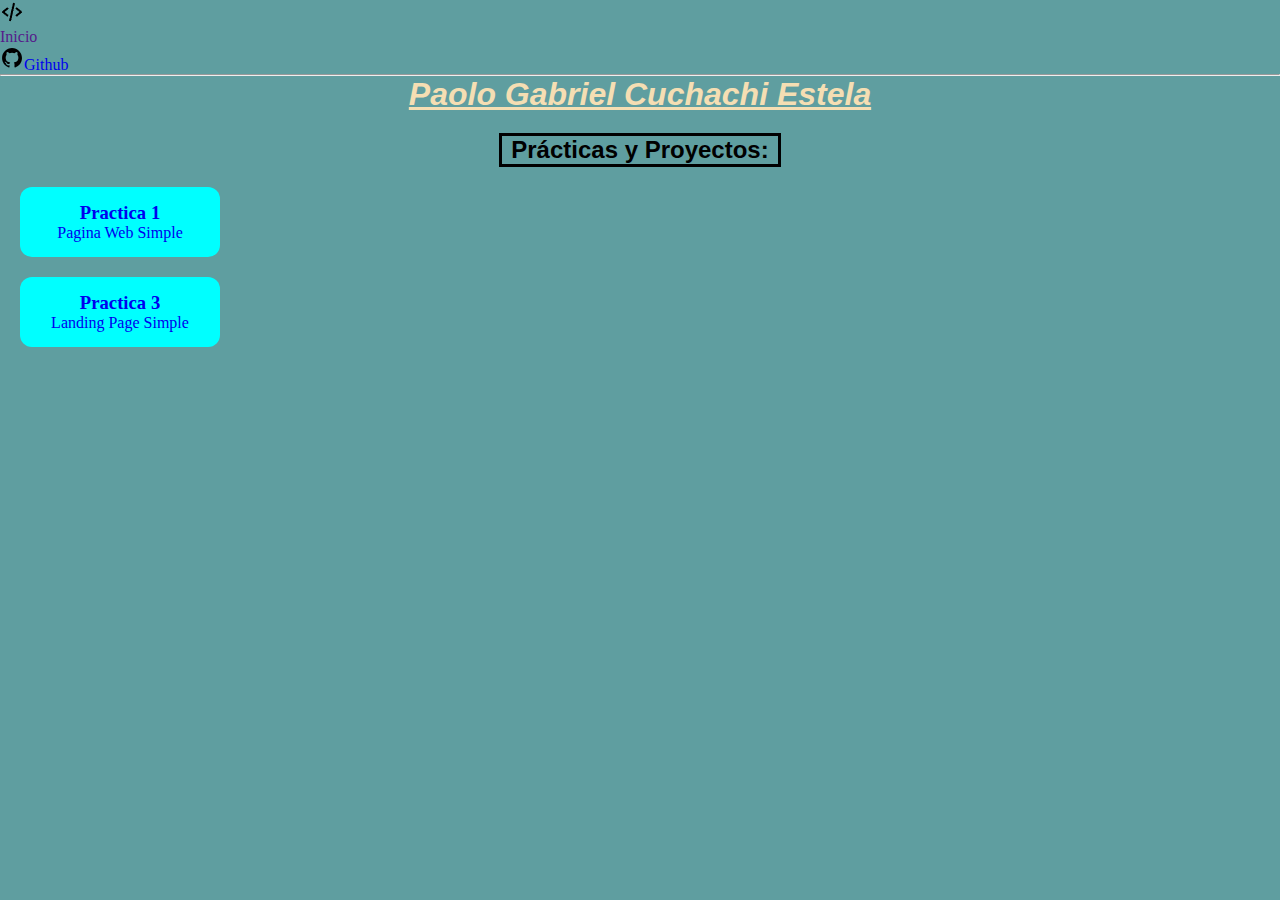
<file: index.html>
<!DOCTYPE html>
<html lang="en">
<head>
    <meta charset="UTF-8">
    <meta name="viewport" content="width=device-width, initial-scale=1.0">
    <title>Proyectos y Practicas Nivel 1</title>
    <meta name="author" content="Paolo Gabriel Cuchachi Estela">
    <meta name="description" content="Practicas y proyectos del curso de Programacion Front-end de Funval">
    <link rel="stylesheet" href="./style.css">
</head>
<body>
    <header>
        <nav>
            <ul>
                <li>
                    <picture>
                        <img src="[data-uri]" alt="icono de mi pagina">
                    </picture>
                </li>
                <li>
                    <a href="">Inicio</a>
                </li>
                <li>    
                    <a class="link" href="https://github.com/Cheerox/week01/tree/main" target="_blank">
                        <img src="./resources/index/bxl-github.svg" alt="icono-github" /><span>Github</span>
                    </a>
                </li>
            </ul>
        </nav>
    </header>
    <hr>
    <main>
        <h1 class="titulo-n">Paolo Gabriel Cuchachi Estela</h1>
        <section>
            <h2 class="sub-titu">Prácticas y Proyectos: </h2>
            <ul>
                <li class="card">
                    <a href="./practica-1/practica-1.html">
                        <article>
                            <h3>Practica 1</h3>
                            <p>Pagina Web Simple</p>
                        </article>
                    </a>
                </li>
                <li class="card">
                    <a href="https://cheerox.github.io/funval-n1/practica-3/practica-3.html">
                        <article>
                            <h3>Practica 3</h3>
                            <p>Landing Page Simple</p>
                        </article>
                    </a>
                </li>
            </ul>
    </main>
    <footer></footer>
</body>
</html>
</file>
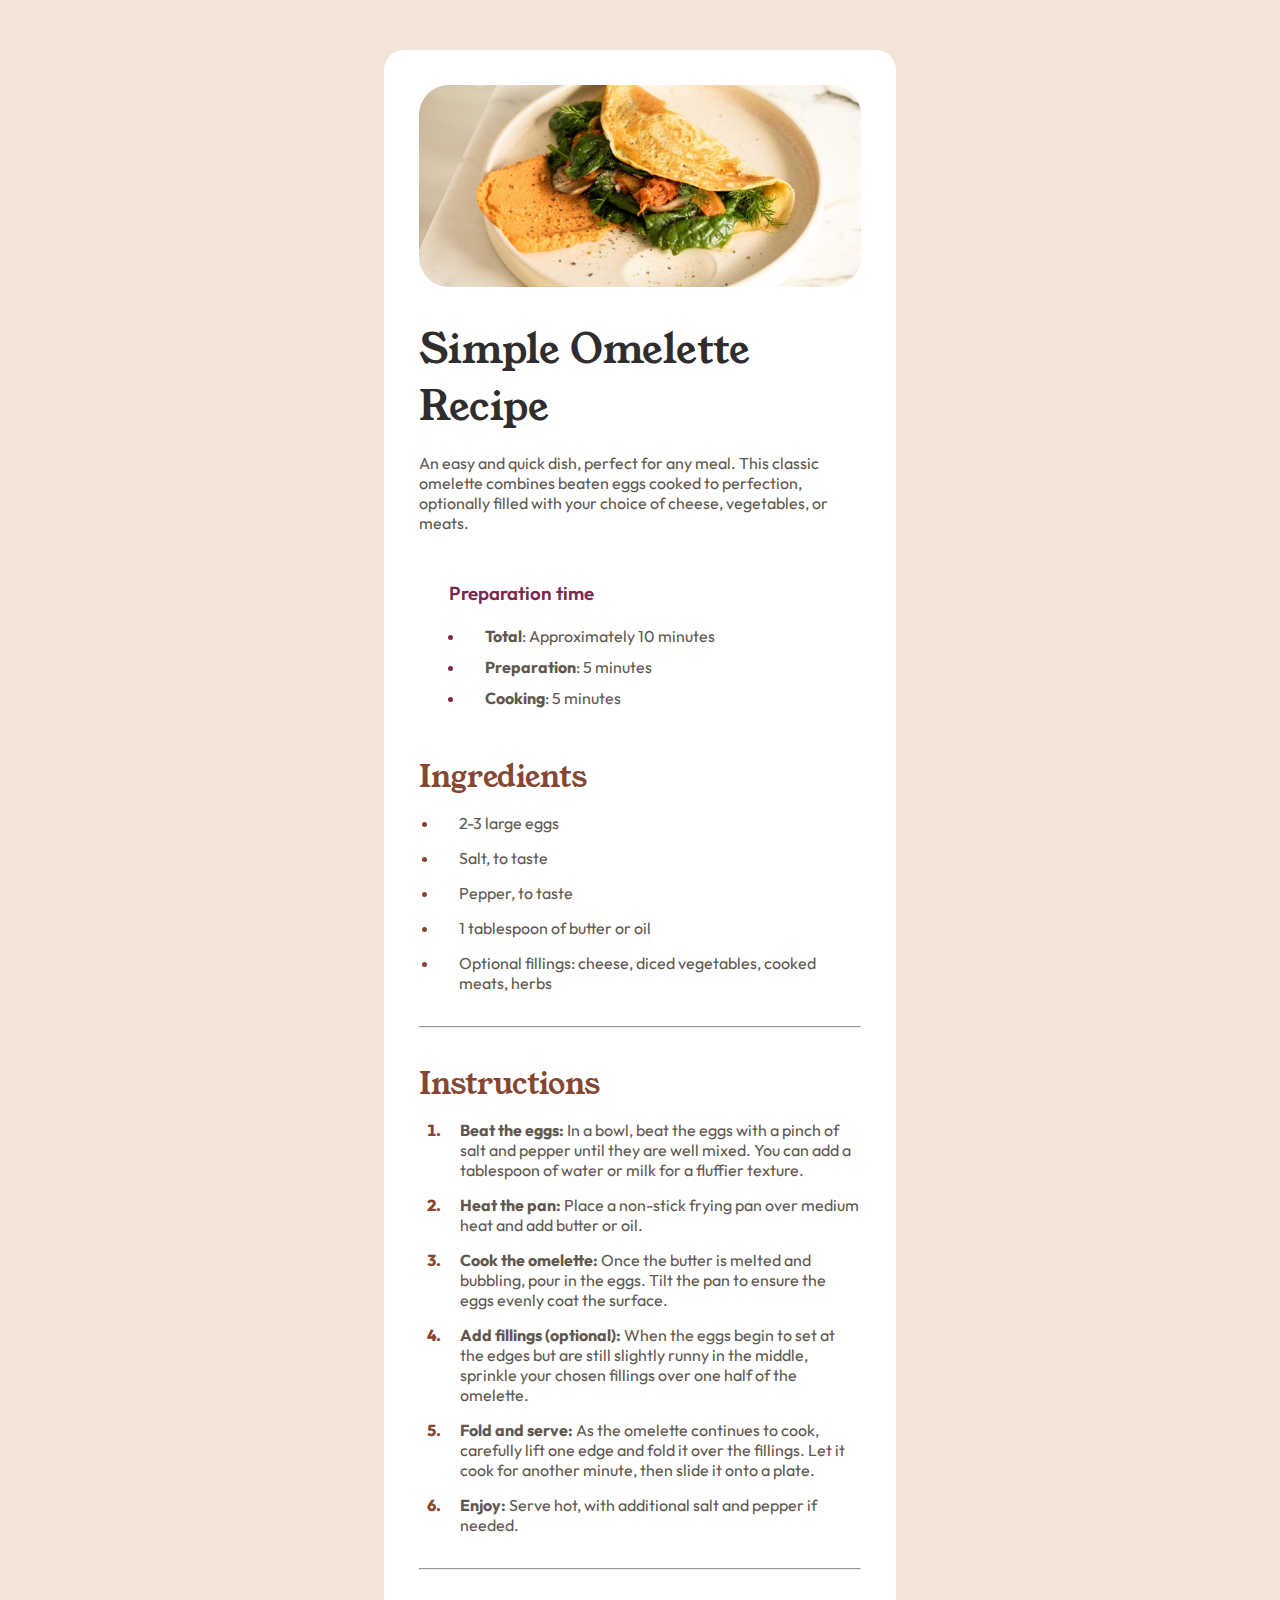
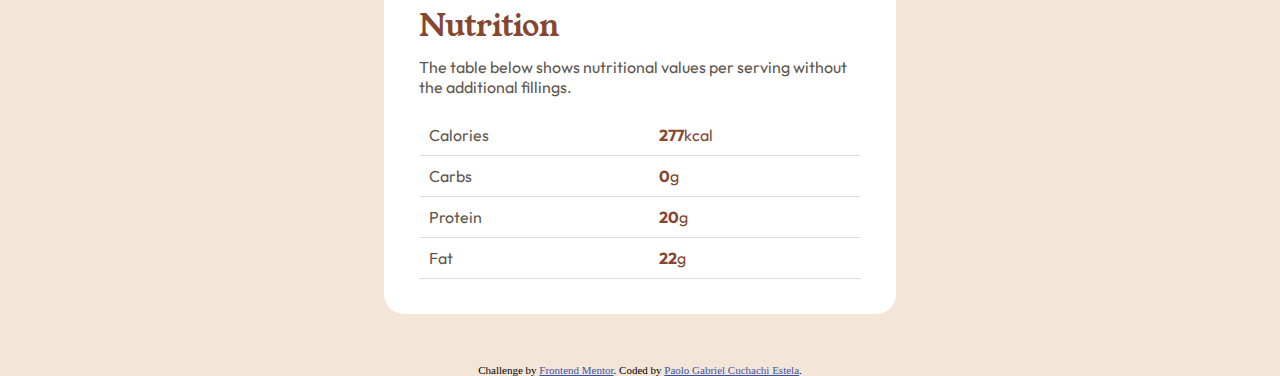
<file: recipe-page-main/index.html>
<!DOCTYPE html>
<html lang="en">
<head>
  <meta charset="UTF-8">
  <meta name="viewport" content="width=device-width, initial-scale=1.0"> <!-- displays site properly based on user's device -->
  <link rel="stylesheet" href="style.css">
  <link rel="icon" type="image/png" sizes="32x32" href="./assets/images/favicon-32x32.png">
  
  <title>Frontend Mentor | Recipe page</title>

  <!-- Feel free to remove these styles or customise in your own stylesheet 👍 -->
  <style>
    .attribution { font-size: 11px; text-align: center; }
    .attribution a { color: hsl(228, 45%, 44%); }
  </style>
</head>
<body>

  <section class="seccion-cuadro">
    <picture>
      <img src="./assets/images/image-omelette.jpeg" alt="omelet" id="imagen-omelet">
    </picture>

    <h1 class="titulo-1">Simple Omelette Recipe</h1>
    <br>

    <p class="text-1">
      An easy and quick dish, perfect for any meal. This classic omelette combines beaten eggs cooked 
      to perfection, optionally filled with your choice of cheese, vegetables, or meats.
    </p>
    <br>

    <h3 class="sub-titulo1">Preparation time</h3>
    <ul class="lista-1">
      <li><strong>Total</strong>: Approximately 10 minutes</li>
      <li><strong>Preparation</strong>: 5 minutes</li>
      <li><strong>Cooking</strong>: 5 minutes</li>
    </ul>
    <br>

    <h2 class="sub-titulo2">Ingredients</h2>
    <ul class="lista-2">
      <li>2-3 large eggs</li>
      <li>Salt, to taste</li>
      <li>Pepper, to taste</li>
      <li>1 tablespoon of butter or oil</li>
      <li>Optional fillings: cheese, diced vegetables, cooked meats, herbs</li>
    </ul> 
    <br>

    <hr id="separador-1">

    <h2 class="sub-titulo3">Instructions</h2>
    <ol class="lista-3">
      <li><strong>Beat the eggs:</strong> In a bowl, beat the eggs with a pinch of salt and pepper until they are well mixed. 
        You can add a tablespoon of water or milk for a fluffier texture.</li>
      <li><strong>Heat the pan:</strong> Place a non-stick frying pan over medium heat and add butter or oil.</li>
      <li><strong>Cook the omelette:</strong> Once the butter is melted and bubbling, pour in the eggs. Tilt the pan to ensure 
        the eggs evenly coat the surface.</li>
      <li><strong>Add fillings (optional):</strong> When the eggs begin to set at the edges but are still slightly runny in the 
        middle, sprinkle your chosen fillings over one half of the omelette.</li>
      <li><strong>Fold and serve:</strong> As the omelette continues to cook, carefully lift one edge and fold it over the 
        fillings. Let it cook for another minute, then slide it onto a plate.</li>
      <li><strong>Enjoy:</strong> Serve hot, with additional salt and pepper if needed.</li>  
    </ol>
    <br>

    <hr id="separador-1">

    <h2 class="sub-titulo4">Nutrition</h2>
    <p class="text-2">The table below shows nutritional values per serving without the additional fillings.</p>
    <br>

    <table class="tabla-nutricion">
      <tr>
          <td>Calories</td>
          <td id="valores-caloricos"><strong>277</strong>kcal</td>
      </tr>
      <tr>
          <td>Carbs</td>
          <td id="valores-caloricos"><strong>0</strong>g</td>
      </tr>
      <tr>
          <td>Protein</td>
          <td id="valores-caloricos"><strong>20</strong>g</td>
      </tr>
      <tr>
          <td>Fat</td>
          <td id="valores-caloricos"><strong>22</strong>g</td>
      </tr>
  </table>
  </section>


  <div class="attribution">
    Challenge by <a href="https://www.frontendmentor.io?ref=challenge" target="_blank">Frontend Mentor</a>. 
    Coded by <a href="#">Paolo Gabriel Cuchachi Estela</a>.
  </div>
</body>
</html>
</file>
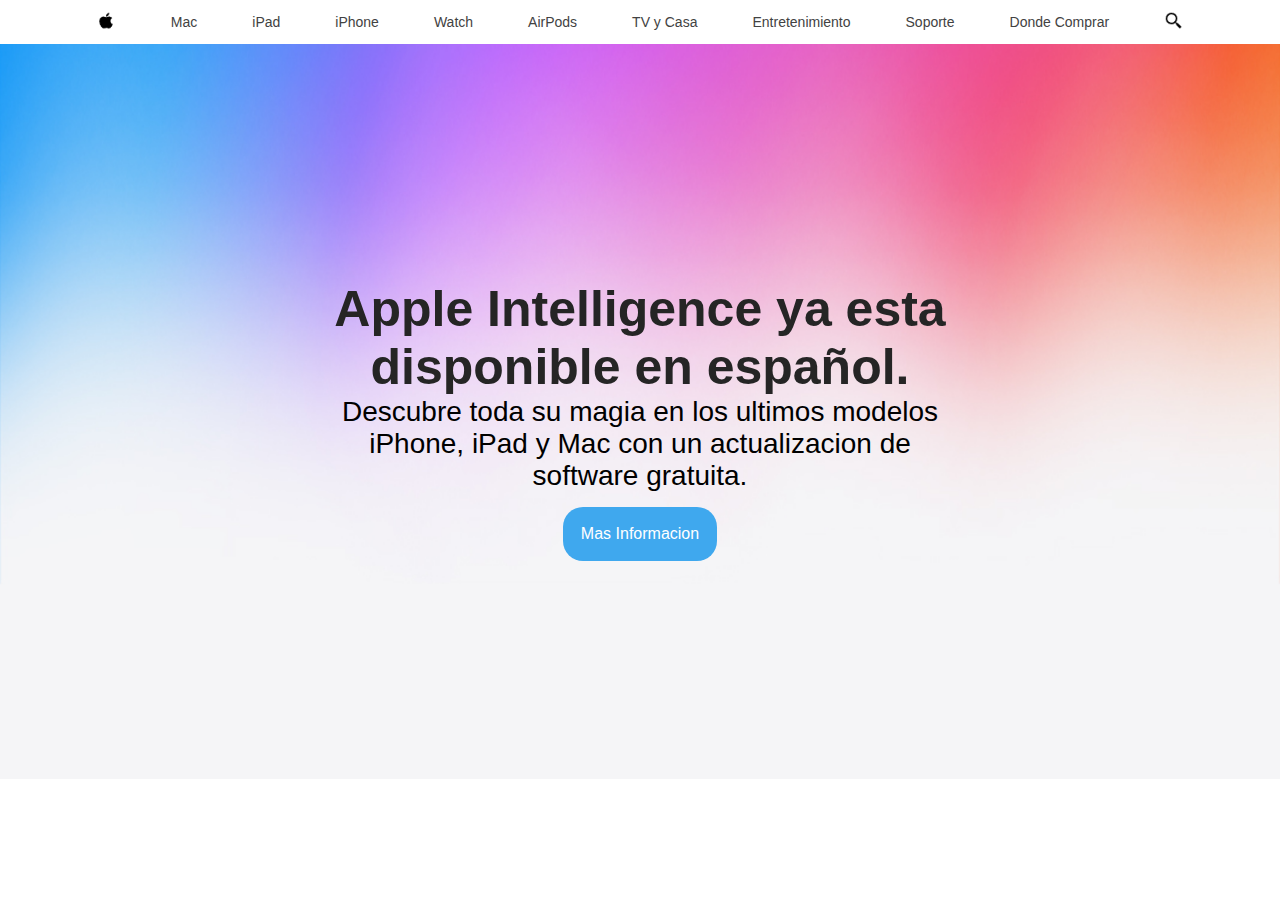
<file: apple/apple.html>
<!DOCTYPE html>
<html lang="en">
<head>
    <meta charset="UTF-8">
    <meta name="viewport" content="width=device-width, initial-scale=1.0">
    <link rel="stylesheet" href="/apple/apple.css">
    <title>Apple</title>
</head>
<body>
    <header class="encabezado">
        <nav class="barra-de-nav">
            <a href="">
                <img src="/resources/apple/apple-logo-24.png" alt="">
            </a>
            <a href=""><span>Mac</span></a>
            <a href=""><span>iPad</span></a>
            <a href=""><span>iPhone</span></a>
            <a href=""><span>Watch</span></a>
            <a href=""><span>AirPods</span></a>
            <a href=""><span>TV y Casa</span></a>
            <a href=""><span>Entretenimiento</span></a>
            <a href=""><span>Soporte</span></a>
            <a href=""><span>Donde Comprar</span></a>
            <a href="">
                <img src="/resources/apple/search-alt-2-regular-24.png" alt="">
            </a>
        </nav>
    </header>
    <main>
        <section class="seccion">
            <img src="/resources/apple/fondo-hero.png" alt="fondo-apple">
                <div class="content">
                    <h1>Apple Intelligence ya esta disponible en español.</h1>
                        <p>Descubre toda su magia en los ultimos modelos iPhone, iPad y Mac
                            con un actualizacion de software gratuita.
                        </p>
                    <button>Mas Informacion</button>
                </div>
        </section>
    </main>
    
</body>
</html>
</file>
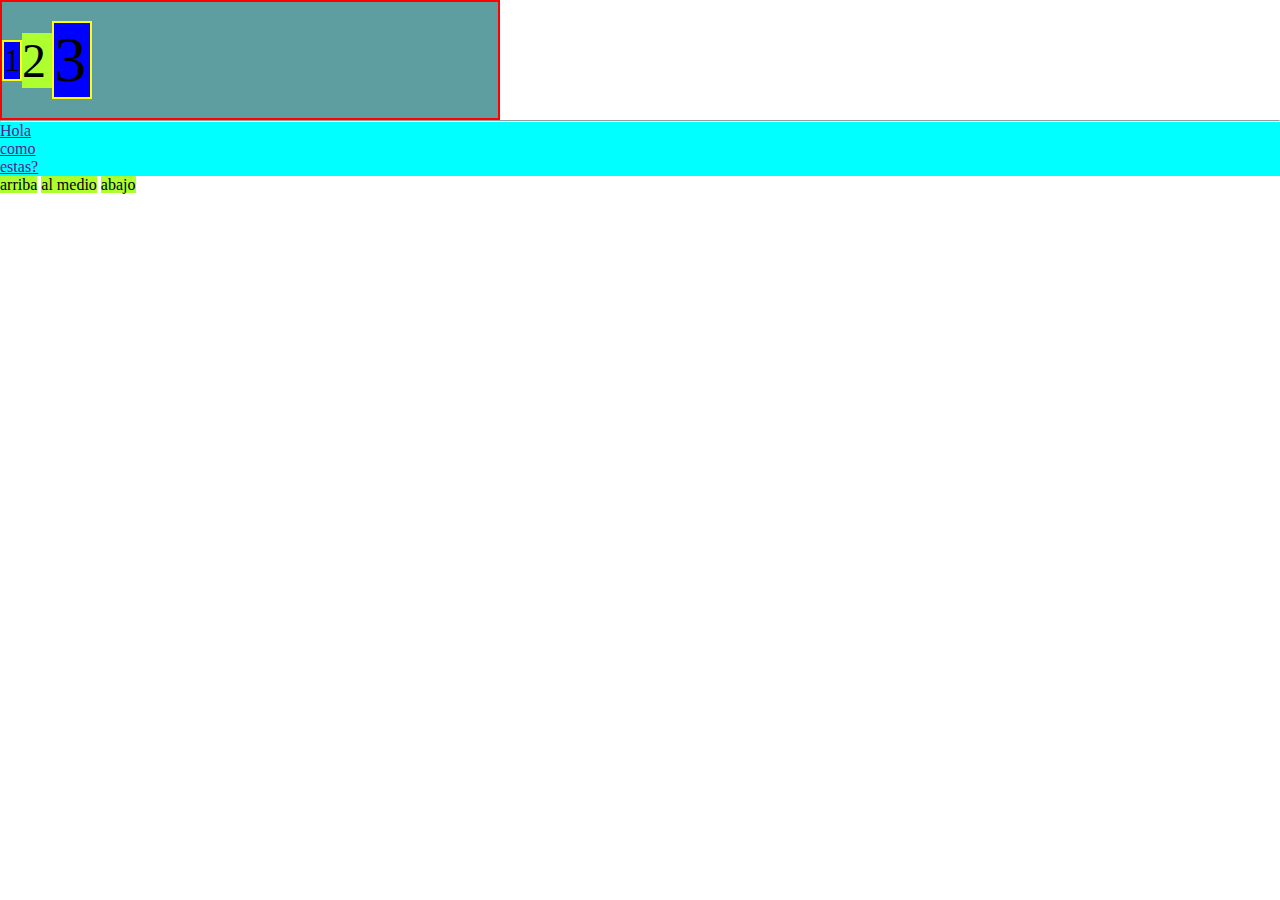
<file: display/display.html>
<!DOCTYPE html>
<html lang="en">
<head>
    <meta charset="UTF-8">
    <meta name="viewport" content="width=device-width, initial-scale=1.0">
    <link rel="stylesheet" href="/display/display.css">
    <title>Display-Flex</title>
</head>
<body>
    <section class="container">
        <div class="box uno">1</div>
        <div class="boxd dos">2</div>
        <div class="box tres">3</div>
    </section>

    <hr/>

    <a href="">Hola</a>
    <a href="">como</a>
    <a href="">estas?</a>
    <div>arriba</div>
    <div>al medio</div>
    <div>abajo</div>
    
</body>
</html>
</file>
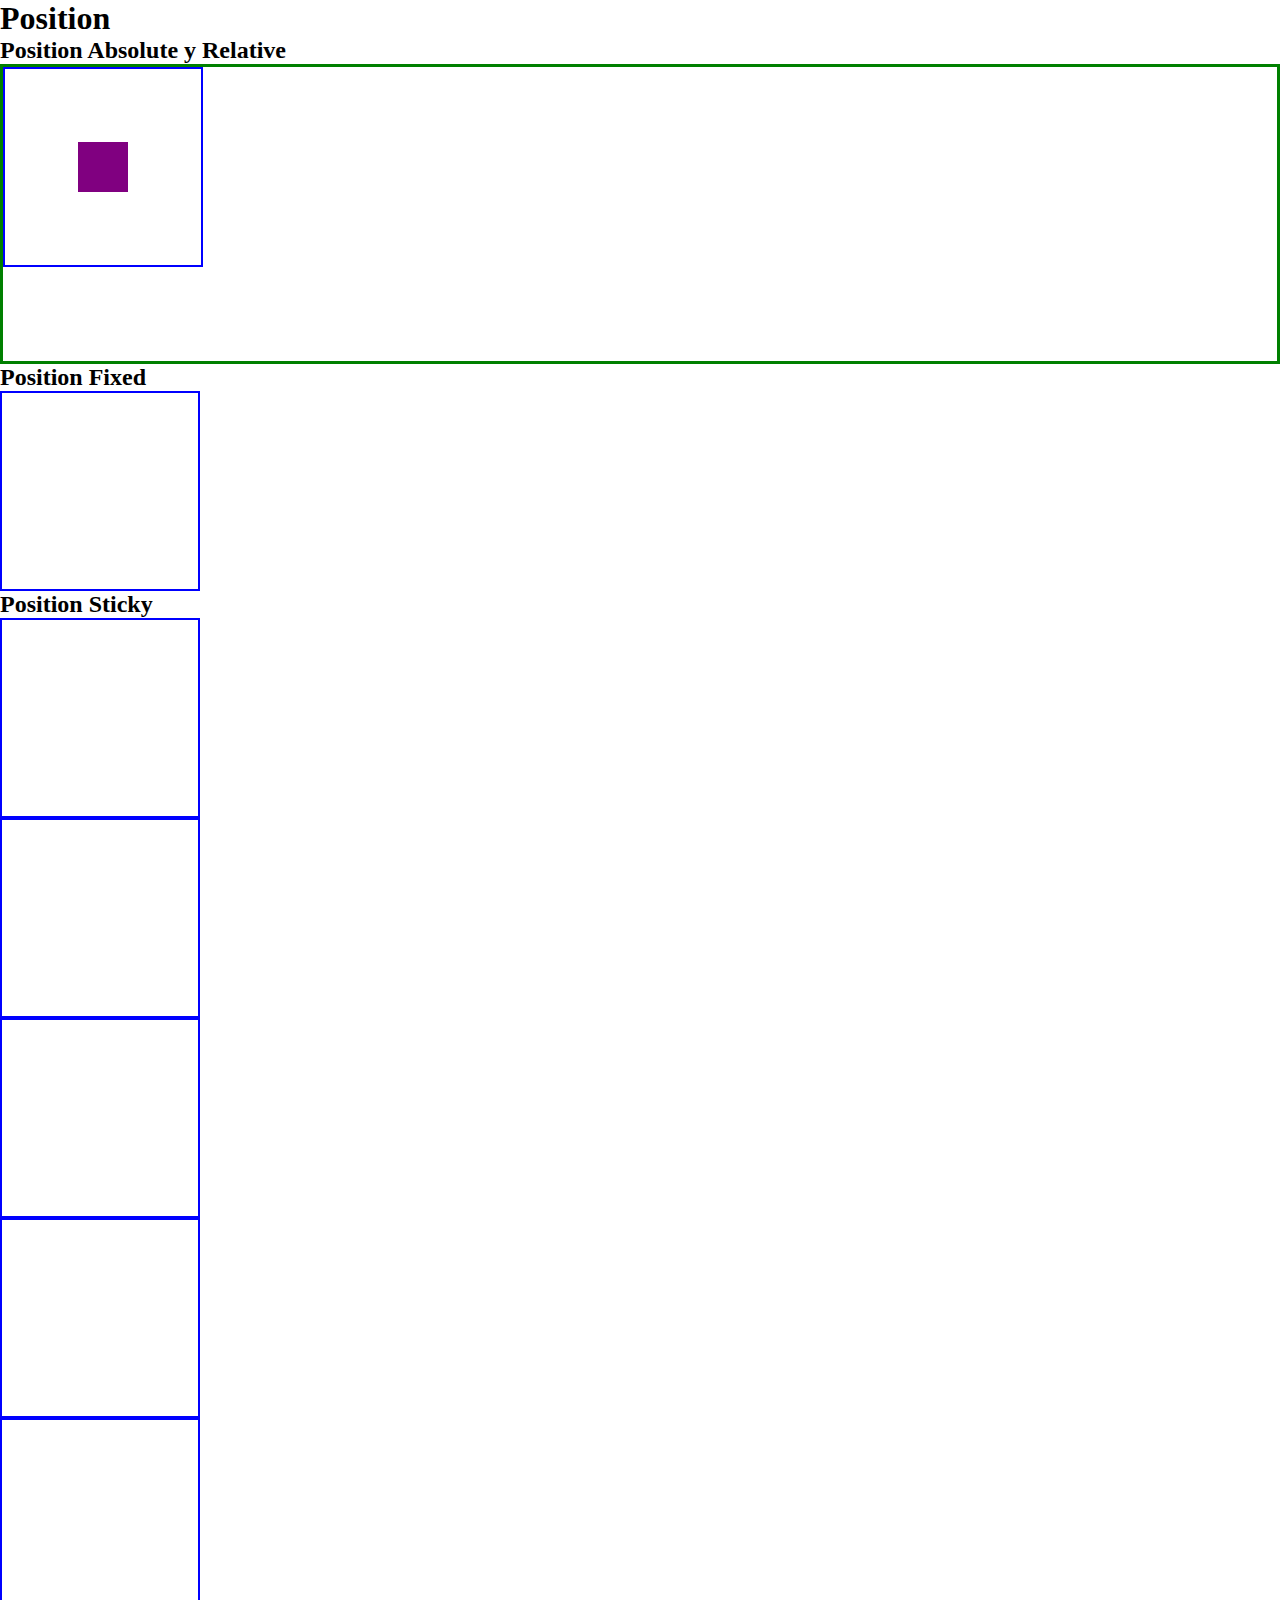
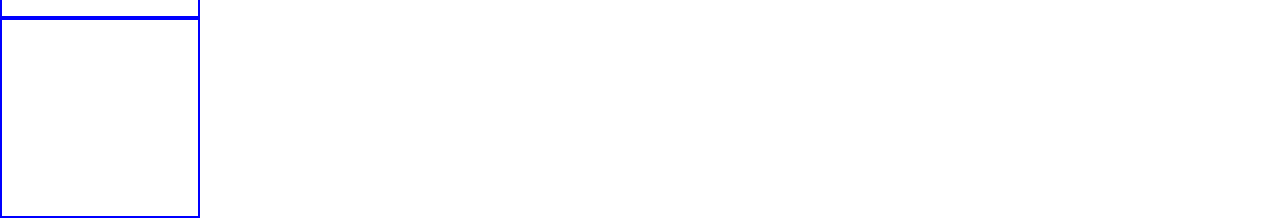
<file: position/position.html>
<!DOCTYPE html>
<html lang="en">
<head>
    <meta charset="UTF-8">
    <meta name="viewport" content="width=device-width, initial-scale=1.0">
    <link rel="stylesheet" href="/position/position.css">
    <title>Document</title>
</head>
<body>
    <h1>Position</h1>
    <h2>Position Absolute y Relative</h2>
    <section class="section">
        <div class="box1">
            <div class="item1"></div>
            <div class="item12"></div>
            <div class="item13"></div>
        </div>
    </section>
    <h2>Position Fixed</h2>
    <div class="box2">
        <div class="item2"></div>
    </div>
    <h2>Position Sticky</h2>
    <div class="box3">
        <div class="item3"></div>
    </div>
    <div class="box1"></div>
    <div class="box1"></div>
    <div class="box1"></div>
    <div class="box1"></div>
    <div class="box1"></div>
    
</body>
</html>
</file>
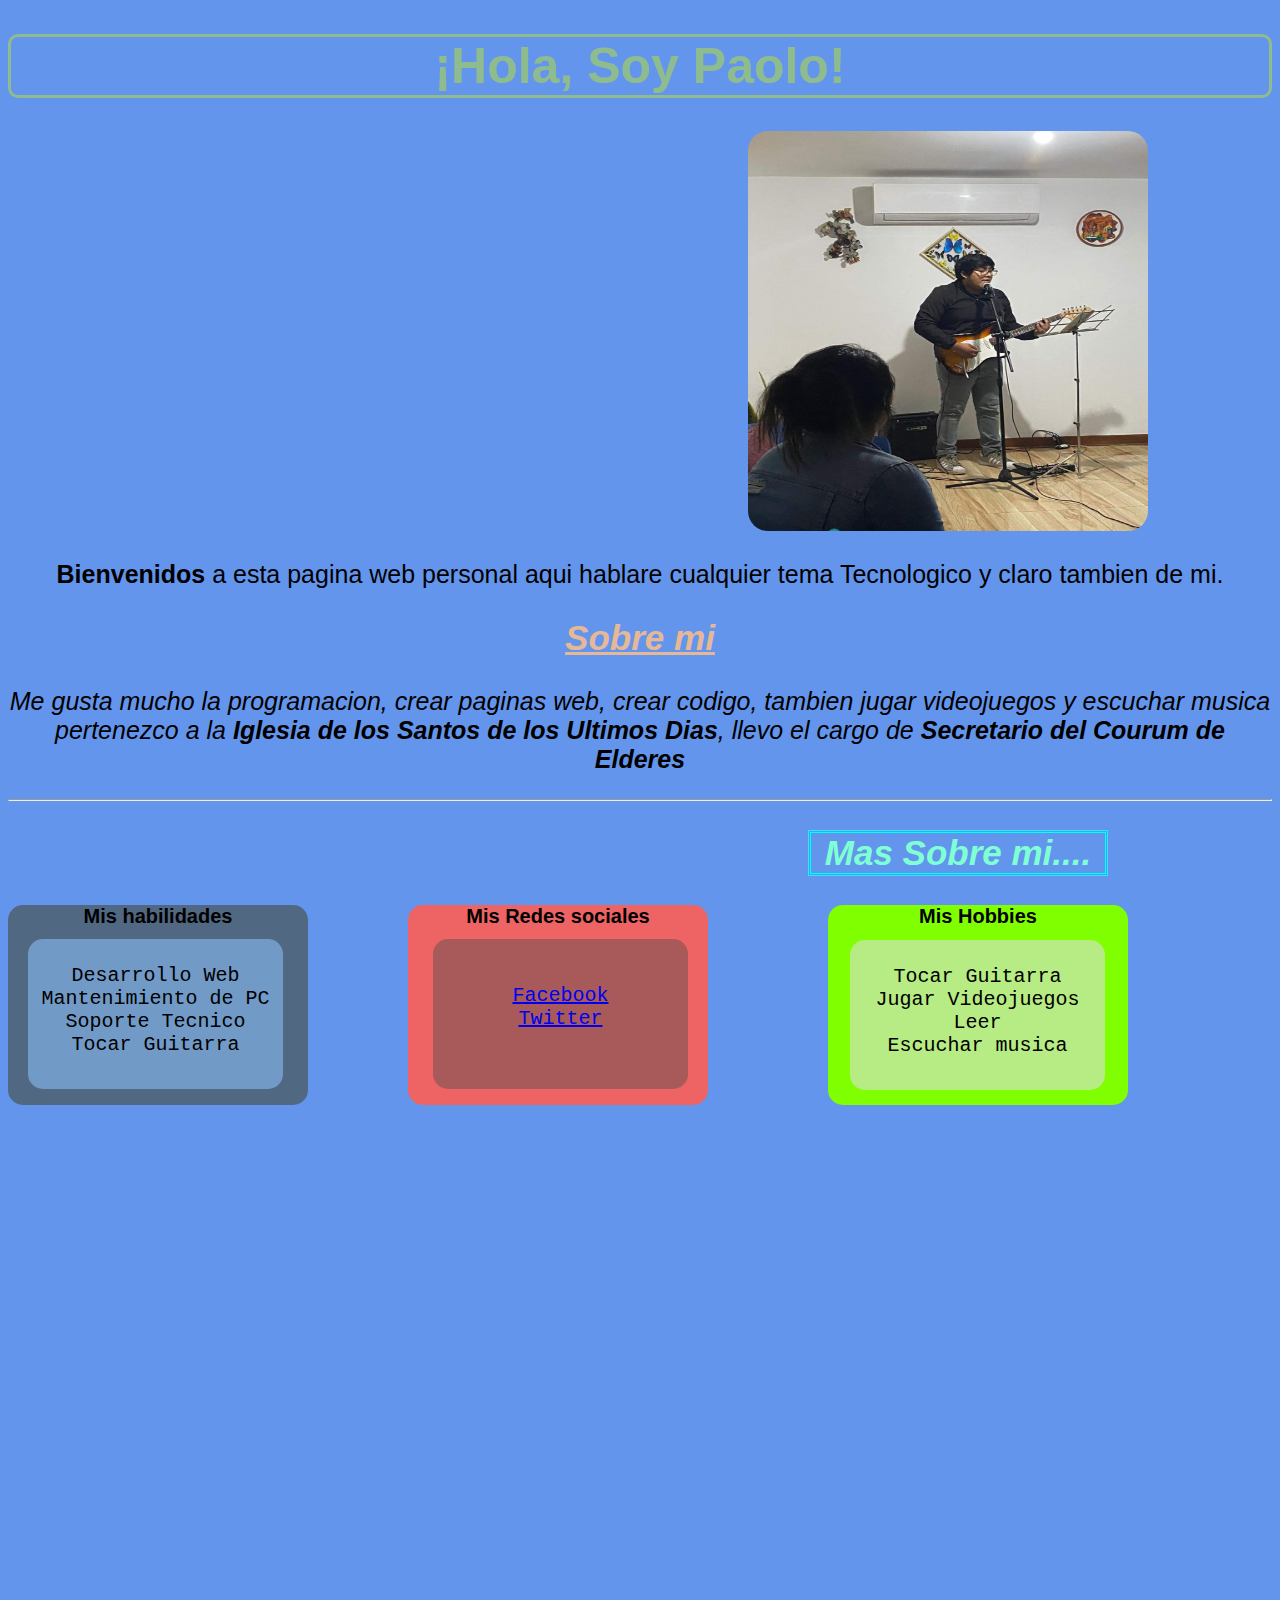
<file: practica-1/practica-1.html>
<!DOCTYPE html>
<html lang="en">
<head>
    <meta charset="UTF-8">
    <meta name="viewport" content="width=device-width, initial-scale=1.0">
    <link rel="stylesheet" href="./practica-1.css">
    <title>Presentacion</title>
</head>
<body>
    <h1 id="titulo-1">¡Hola, Soy Paolo!</h1>
    <img src="../resources/practica-1/foto1.jpg" alt="foto-con-guitarra" class="foto1">
    <p class="parrafo-1"><strong>Bienvenidos</strong> a esta pagina web personal aqui hablare cualquier tema Tecnologico
        y claro tambien de mi.
    </p>
    <h2 id="titulo-2">Sobre mi</h2>
    <p class="parrafo-2">Me gusta mucho la programacion, crear paginas web, crear codigo, tambien jugar videojuegos y escuchar musica
        pertenezco a la <strong>Iglesia de los Santos de los Ultimos Dias</strong>, llevo el cargo de <strong>Secretario del Courum de Elderes</strong>
    </p>
    <hr>
    <h2 id="titulo-3">Mas Sobre mi....</h2>
    <h3 id="titulo-4">Mis habilidades</h3>
        <ul class="lista-1">
            <li>Desarrollo Web</li>
            <li>Mantenimiento de PC</li>
            <li>Soporte Tecnico</li>
            <li>Tocar Guitarra</li>
        </ul>
    <h3 id="titulo-5">Mis Redes sociales</h3>
        <ul class="lista-2">
            <li><a href="https://www.facebook.com/">Facebook</a></li>
            <li><a href="https://x.com/?lang=es">Twitter</a></li>
        </ul>
    <h3 id="titulo-6">Mis Hobbies</h3>
        <ul class="lista-3">
            <li>Tocar Guitarra</li>
            <li>Jugar Videojuegos</li>
            <li>Leer</li>
            <li>Escuchar musica</li>
        </ul>

</body>
</html>
</file>
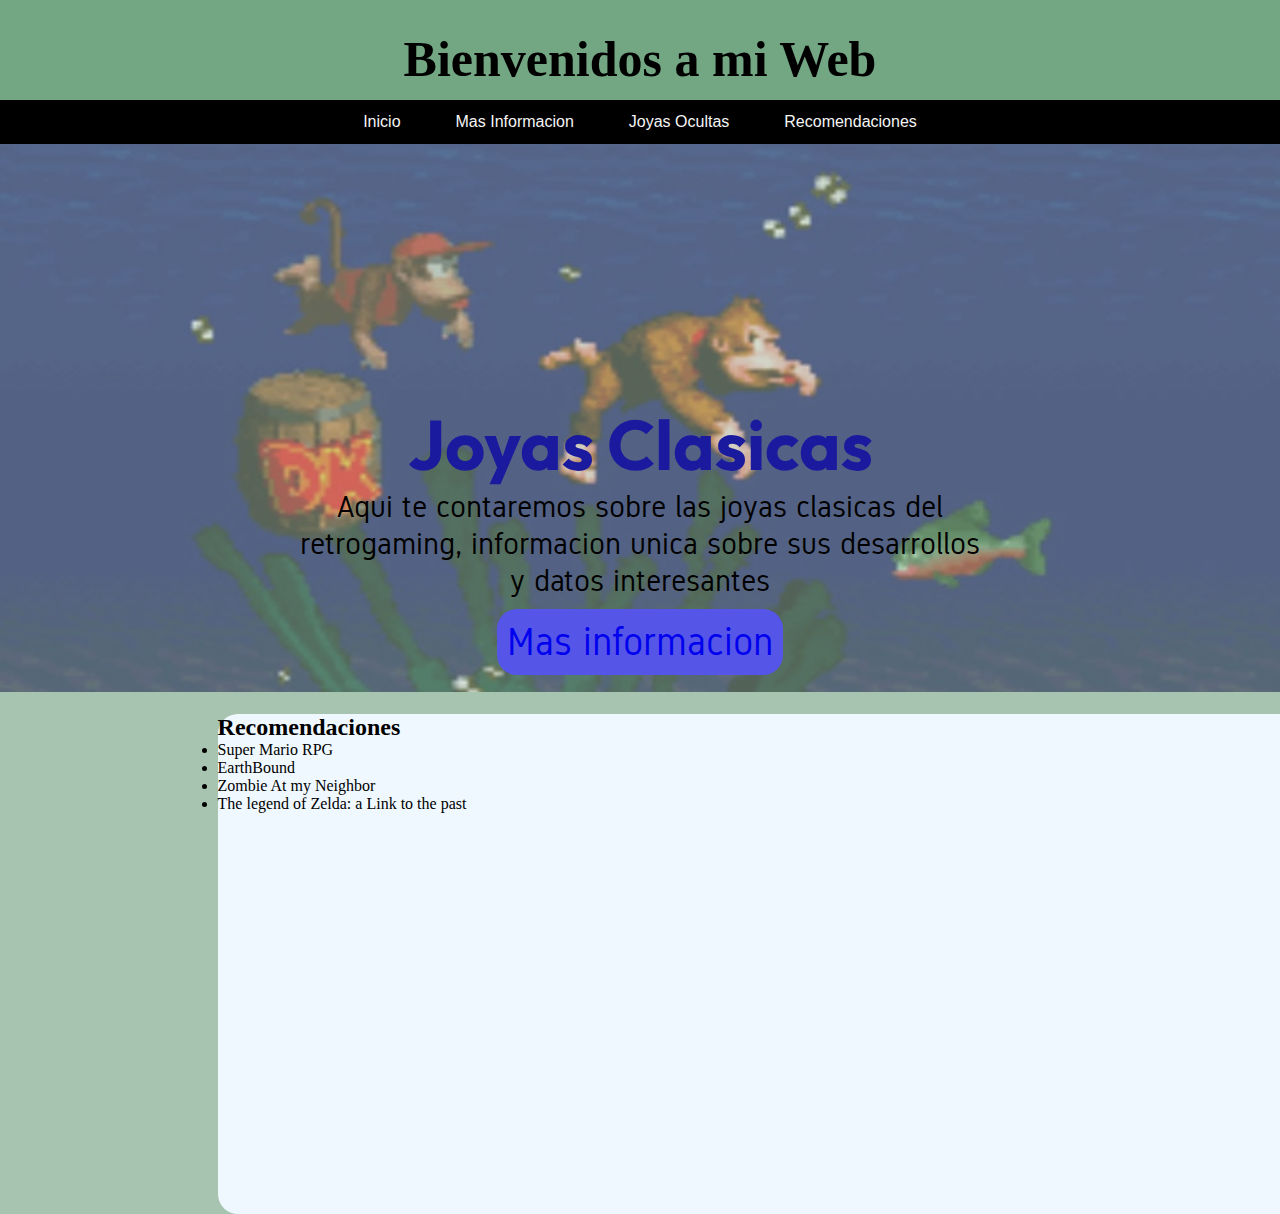
<file: practica-3/practica-3.html>
<!DOCTYPE html>
<html lang="en">
<head>
    <meta charset="UTF-8">
    <meta name="viewport" content="width=device-width, initial-scale=1.0">
    <link rel="stylesheet" href="./practica-3.css">
    <title>Landing Page Simple</title>
</head>
<body>
    <header class="head-titulo">
        <h1>Bienvenidos a mi Web</h1>
    </header>
    <nav class="barra-nav">
        <a href="">Inicio</a>
        <a href="">Mas Informacion</a>
        <a href="">Joyas Ocultas</a>
        <a href="">Recomendaciones</a>
    </nav>
    
    <main class="seccion-main">
        <section>
            <img src="../resources/practica-3/dkam.jpg" alt="Donkey kong">
            <div class="contenedor1">
                <h2>Joyas Clasicas</h2>
                <p> Aqui te contaremos sobre las joyas clasicas del retrogaming,
                    informacion unica sobre sus desarrollos y datos interesantes
                </p>
                <button>
                    <a href="#">Mas informacion</a>
                    </button>
            </div>
        </section>
        <br>
        <section class="contenedor2">
            <h2>Recomendaciones</h2>
            <ul>
                <li>Super Mario RPG</li>
                <li>EarthBound</li>
                <li>Zombie At my Neighbor</li>
                <li>The legend of Zelda: a Link to the past</li>
            </ul>
        </section>
    </main>
    <footer></footer>
</body>
</html>
</file>
<file: style.css>
*{
    margin: 0;
    padding: 0;
    box-sizing: border-box;
}
body{background-color: cadetblue;}

li{list-style: none;}

a{
    text-decoration: none;

}



.titulo-n{
    color: wheat;
    text-align: center;
    font-family: Verdana, Geneva, Tahoma, sans-serif;
    text-decoration: underline;
    font-style: oblique;
}


.sub-titu{
    position: relative;
    left: 39%;
    text-align: center;
    width: 22%;
    border-style: solid;
    margin-top: 20px;
    font-family: sans-serif;
    
}

.card{
    text-align: center;
    background-color: aqua;
    margin: 20px;
    width: 200px;
    padding: 15px 10px;
    border-radius: 12px;
}
</file>
<file: recipe-page-main/style.css>
@import url('https://fonts.googleapis.com/css2?family=Young+Serif&display=swap');
@import url('https://fonts.googleapis.com/css2?family=Outfit&display=swap');

*{
    box-sizing: border-box;
    margin: 0;
    padding: 0;
}

body{
    font-size: 16px;
    background-color: hsl(30, 54%, 90%);
}

.seccion-cuadro{
    border-radius: 20px;
    margin: 50px auto;
    padding: 35px 35px 35px 35px;
    background-color: hsl(0, 0%, 100%);
    width: 40%;
}


#imagen-omelet{
    margin: 0px 0px 30px 0px;
    border-radius: 30px;
    width: 100%;
    
}

.titulo-1{
    font-family: "Young Serif", serif;
    font-weight: 400;
    font-style: normal;
    font-size: 40px;
    color: hsl(24, 5%, 18%);
}

.text-1{
    margin-bottom:30px;
    color: hsl(30, 10%, 34%);
    font-family: "Outfit", sans-serif;
    font-optical-sizing: auto;
    font-weight: 400;
    font-style: normal;
}

.sub-titulo1{
    margin-bottom: 10px;
    margin-left: 30px;
    color: hsl(332, 51%, 32%);
    font-family: "Outfit", sans-serif;
    font-optical-sizing: auto;
    font-weight: 600;
    font-style: normal;
}

.lista-1{
    padding-left: 46px;
    font-family: "Outfit", sans-serif;
    font-optical-sizing: auto;
    font-weight: 600;
    font-style: normal;
}

.lista-1 li{
    padding-top: 11px;
    padding-left: 20px;
    color: hsl(30, 10%, 34%);
    font-family: "Outfit", sans-serif;
    font-optical-sizing: auto;
    font-weight: 400;
    font-style: normal;   
}

.lista-1 li::marker{
    color: hsl(332, 51%, 32%);
}

.sub-titulo2{
    margin-top: 30px;
    color: hsl(14, 45%, 36%);
    font-family: "Young Serif", serif;
    font-weight: 400;
    font-style: normal;
    font-size: 30px;
}
.lista-2{
    padding-left: 20px;
    
}
.lista-2 li{
    padding-top: 15px;
    padding-left: 20px;
    color: hsl(30, 10%, 34%);
    font-family: "Outfit", sans-serif;
    font-optical-sizing: auto;
    font-weight: 400;
    font-style: normal;
}

.lista-2 li::marker{
    color: hsl(14, 45%, 36%);
}

#separador-1{
    margin-top: 15px;
    margin-bottom: 35px;
    color: hsl(330, 100%, 98%);
}

.sub-titulo3{
    color: hsl(14, 45%, 36%);
    font-family: "Young Serif", serif;
    font-weight: 400;
    font-style: normal;
    font-size: 30px;
}
.lista-3{
    padding-left: 25px;
}

.lista-3 li {
    padding-top: 15px;
    padding-left: 16px;
    color: hsl(30, 10%, 34%);
    font-family: "Outfit", sans-serif;
    font-optical-sizing: auto;
    font-weight: 400;
    font-style: normal;
}

.lista-3 li::marker{
    color: hsl(14, 45%, 36%);
    font-weight: 800;
}

.sub-titulo4{
    color: hsl(14, 45%, 36%);
    font-family: "Young Serif", serif;
    font-weight: 400;
    font-style: normal;
    font-size: 30px;
}

.text-2{
    padding-top: 10px;
    color: hsl(30, 10%, 34%);
    font-family: "Outfit", sans-serif;
    font-optical-sizing: auto;
    font-weight: 400;
    font-style: normal;
}

.tabla-nutricion{
    width: 100%;
    border-collapse: collapse;
    text-align: left;
}

.tabla-nutricion td{
    color: hsl(30, 10%, 34%);
    padding: 10px;
    border-bottom: 1px solid #ddd;
    font-size: 16px;
    font-family: "Outfit", sans-serif;
    font-optical-sizing: auto;
    font-weight: 400;
    font-style: normal;
}

#valores-caloricos{
    color: hsl(14, 45%, 36%);
}
</file>
<file: apple/apple.css>
*{
    margin: 0;
    padding: 0;
    box-sizing: border-box;
}

.barra-de-nav{
    height: 44px;
    display: flex;
    flex-direction: row;
    justify-content: center;
    align-items: center;
    gap: 55px;
    position: fixed;
    z-index: 1;
    background-color: white;
    width: 100%;
}


.barra-de-nav a img{
    width: 20px;
    height: 20px;
}

.barra-de-nav a{
    
    text-decoration: none;
    color: rgb(66, 66, 66);
    background-color: white;
    font-size: 14px;
    font-family: Arial, Helvetica, sans-serif;
    font-weight: 400;

}

.seccion{
    position: relative;
    height: 100vh;
    width: 100%;
}

.content{
    position: absolute;
    width: 625px;
    height: 340px;
    inset: 0;
    margin: auto;
    display: flex;
    flex-direction: column;
    align-items: center;
}

.seccion img{
    width: 100%;
}

.content h1{
    color: rgb(37, 37, 37);
    text-align: center;
    font-size: 50px;
    font-family: Arial, Helvetica, sans-serif;
    font-weight: 700;
}

.content p {
    font-size: 28px;
    width: 600px;
    text-align: center;
    font-family: Arial, Helvetica, sans-serif;

}

.content button{
    margin: 15px 0px 0px 0px;
    color:white;
    background-color: rgb(63, 168, 238);
    border-radius: 20px;
    border: none;
    font-size: 16px;
    padding: 18px;
}
</file>
<file: display/display.css>
*{
    margin: 0;
    padding: 0;
    box-sizing: border-box;
}

body a {
    background-color: aqua;
    display: block;
}

body div {
    background-color: greenyellow;
    display: inline;
}

/* Display:flex */

.container{
    border:  solid 2px red;
    height: 120px;
    width: 500px;
    background-color: cadetblue;
    display: flex;
    flex-direction: row;
    align-items: center;
    justify-content: spa;
}

.box{
    background-color: blue;

    border: solid 2px yellow;
}

.uno{
font-size: 2rem;
width: 20px;
}
.dos{ 
    font-size: 3rem;
    width: 30px;
}
.tres{
    font-size: 4rem;
    width: 40px;
}
</file>
<file: position/position.css>
*{
    padding: 0;
    margin: 0;
    box-sizing: border-box;
}



/*position: static es el que esta por defecto*/

.box1,
.box2,
.box3{
    width: 200px;
    height: 200px;
    border: solid 2px blue;
}

.item1,
.item2,
.item3,
.item12,
.item13 {
    width: 50px;
    height: 50px;
    

}

/* absolute y relative */
.section{
    border: solid 3px green;
    width: 100%;
    height: 300px;
    position: relative;
}

.box1{
    position: relative;
}
.item1{
    position: absolute;
    background-color: purple;
    inset: 0;
    margin: auto;
}

/* .item12{
    position: absolute;
    left: 10%;
    top: 15%;
    background-color: yellow;
    z-index: 3;
}

.item13{
    position: absolute;
    left: 10%;
    top: 10%;
    background-color: orange;
    z-index: 2;
} */

/* fixed */

.item2{
    position: fixed;
    right: 30%;
    bottom: 10%;
}

/* sticky */
.item3{
    position: sticky;
    left: 10%;
    top: 10%;
}
</file>
<file: practica-1/practica-1.css>
*{
    box-sizing: border-box;
}
body{
    background-color: cornflowerblue;
}

#titulo-1{
    text-align: center;
    font-family: 'Lucida Sans', 'Lucida Sans Regular', 'Lucida Grande', 'Lucida Sans Unicode', Geneva, Verdana, sans-serif;
    color:darkseagreen;
    font-size: 50px;
    border-style: solid;
    border-radius: 10px;

}

.foto1{
    border-radius: 20px;
    position: relative;
    left: 740px;
    text-align: center;
    width: 400px;
    height: 400px;
}

.parrafo-1{
    text-align: center;
    font-size: 25px;
    font-family: sans-serif;
}

#titulo-2{
    
    color: rgb(231, 184, 150);
    text-decoration: underline;
    text-align: center;
    font-style: italic;
    font-size: 35px;
    font-family: Verdana, Geneva, Tahoma, sans-serif;
}

#titulo-3{
    color: aquamarine;
    position: relative;
    left: 800px;
    width: 300px;
    text-align: center;
    font-size: 35px;
    font-style: oblique;
    font-family: Arial, Helvetica, sans-serif;
    border-color: aqua;
    border-style: double;
}
.parrafo-2{
    text-align: center;
    font-style: italic;
    font-family: sans-serif;
    font-size: 25px;
}

#titulo-4{
    margin: 0px 0px 0px 0px;
    padding: 0px 0px 0px 0px;

    text-align: center;
    border-radius: 15px;
    font-size: 20px;
    font-family: 'Segoe UI', Tahoma, Geneva, Verdana, sans-serif;
    background-color: #516883;

    width: 300px;
    height: 200px;
}
.lista-1{
    text-align: center;
    position: relative;
    bottom: 166px;
    left: 20px;
    
    height: 150px;
    width: 255px;
    
    margin: 0px 0px 0px 0px;
    padding: 25px 0px 0px 0px;

    font-size: 20px;
    font-family: 'Courier New', Courier, monospace;

    background-color: #729ac7;
    
    border-radius: 15px;
    list-style: none;
}

#titulo-5{
    margin: 0px 0px 0px 0px;
    padding: 0px 0px 0px 0px;

    position: relative;
    bottom: 350px;
    left: 400px;

    text-align: center;
    border-radius: 15px;
    font-size: 20px;
    font-family: 'Segoe UI', Tahoma, Geneva, Verdana, sans-serif;
    background-color: rgb(238, 100, 100);

    width: 300px;
    height: 200px;
}

.lista-2{
    text-align: center;
    position: relative;
    bottom: 516px;
    left: 425px;

    height: 150px;
    width: 255px;

    margin: 0px 0px 0px 0px;
    padding: 45px 0px 0px 0px;

    font-size: 20px;
    font-family: 'Courier New', Courier, monospace;

    background-color: rgb(168, 90, 90);

    border-radius: 15px;
    list-style: none;
}

#titulo-6{
    margin: 0px 0px 0px 0px;
    padding: 0px 0px 0px 0px;

    position: relative;
    bottom: 700px;
    left: 820px;

    text-align: center;
    border-radius: 15px;
    font-size: 20px;
    font-family: 'Segoe UI', Tahoma, Geneva, Verdana, sans-serif;
    background-color: chartreuse;

    width: 300px;
    height: 200px;
}

.lista-3{
    text-align: center;
    position: relative;
    bottom: 865px;
    left: 842px;

    height: 150px;
    width: 255px;

    margin: 0px 0px 0px 0px;
    padding: 25px 0px 0px 0px;

    font-size: 20px;
    font-family: 'Courier New', Courier, monospace;

    background-color: rgb(183, 235, 131);

    border-radius: 15px;
    list-style: none;
}
</file>
<file: practica-3/practica-3.css>
@import url('https://fonts.googleapis.com/css2?family=Outfit:wght@263&display=swap');
@import url('https://fonts.googleapis.com/css2?family=Gidole&display=swap');

*{
    margin: 0;
    padding: 0;
    box-sizing: border-box;
}

body{
    background-color: #a6c4af;
}

.head-titulo{
    height:100px;
    background-color: #73a682;
    margin: 0;
    
   
}
.head-titulo h1{
    margin: 0;
    padding: 0;
    position: relative;
    top:30px;
    font-family: 'Times New Roman', Times, serif;
    font-size: 50px;

    flex-direction: row;
    justify-content: center;
    align-items: center;
    text-align: center;

    
}

.barra-nav{
    position: sticky;
    top:0;
    left: 0;
    padding: 10px 0;
    height: 44px;
    display: flex;
    flex-direction: row;
    justify-content: center;
    align-items: center;
    gap: 55px;
    color: blue;
    font-family: sans-serif;
    background-color: black;
    z-index: 1000;
    width: 100%;
}

.barra-nav a{
    color: whitesmoke;
    text-decoration: none;
}

.seccion-main img{
    width: 100%;

    opacity: 0.5;
}

.contenedor1{
    position: absolute;
    inset: 0;
    margin: auto;
    display: flex;
    flex-direction: column;
    align-items: center;
    width: 700px;
    height: 100px;
}

.contenedor1 h2{
    color: rgb(26, 26, 158);
    font-family: "Outfit", sans-serif;
    font-optical-sizing: auto;
    font-style: normal;
    text-align: center;
    font-size: 70px;
}
.contenedor1 p {
    text-align: center;
    margin: auto;
    font-family: "Gidole", sans-serif;
    font-weight: 400;
    font-style: normal;
    font-size: 30px;
}

.contenedor1 button{
    margin-top: 10px;
    border: none;
    background-color: rgb(85, 85, 231);
    font-family: "Gidole", sans-serif;
    font-weight: 400;
    font-style: normal;
    font-size: 38px;
    border-radius: 20px;
    padding: 10px;
}

.contenedor1 button a{
    text-decoration: none;
}

.contenedor2{
    position: absolute;
    left: 17%;
    background-color: aliceblue;
    width: 75em;
    height: 500px;
    border-radius: 20px;

}

.contenedor2 h2{
    position: relative;
    display: flex;
    text-align: left;
}
</file>
